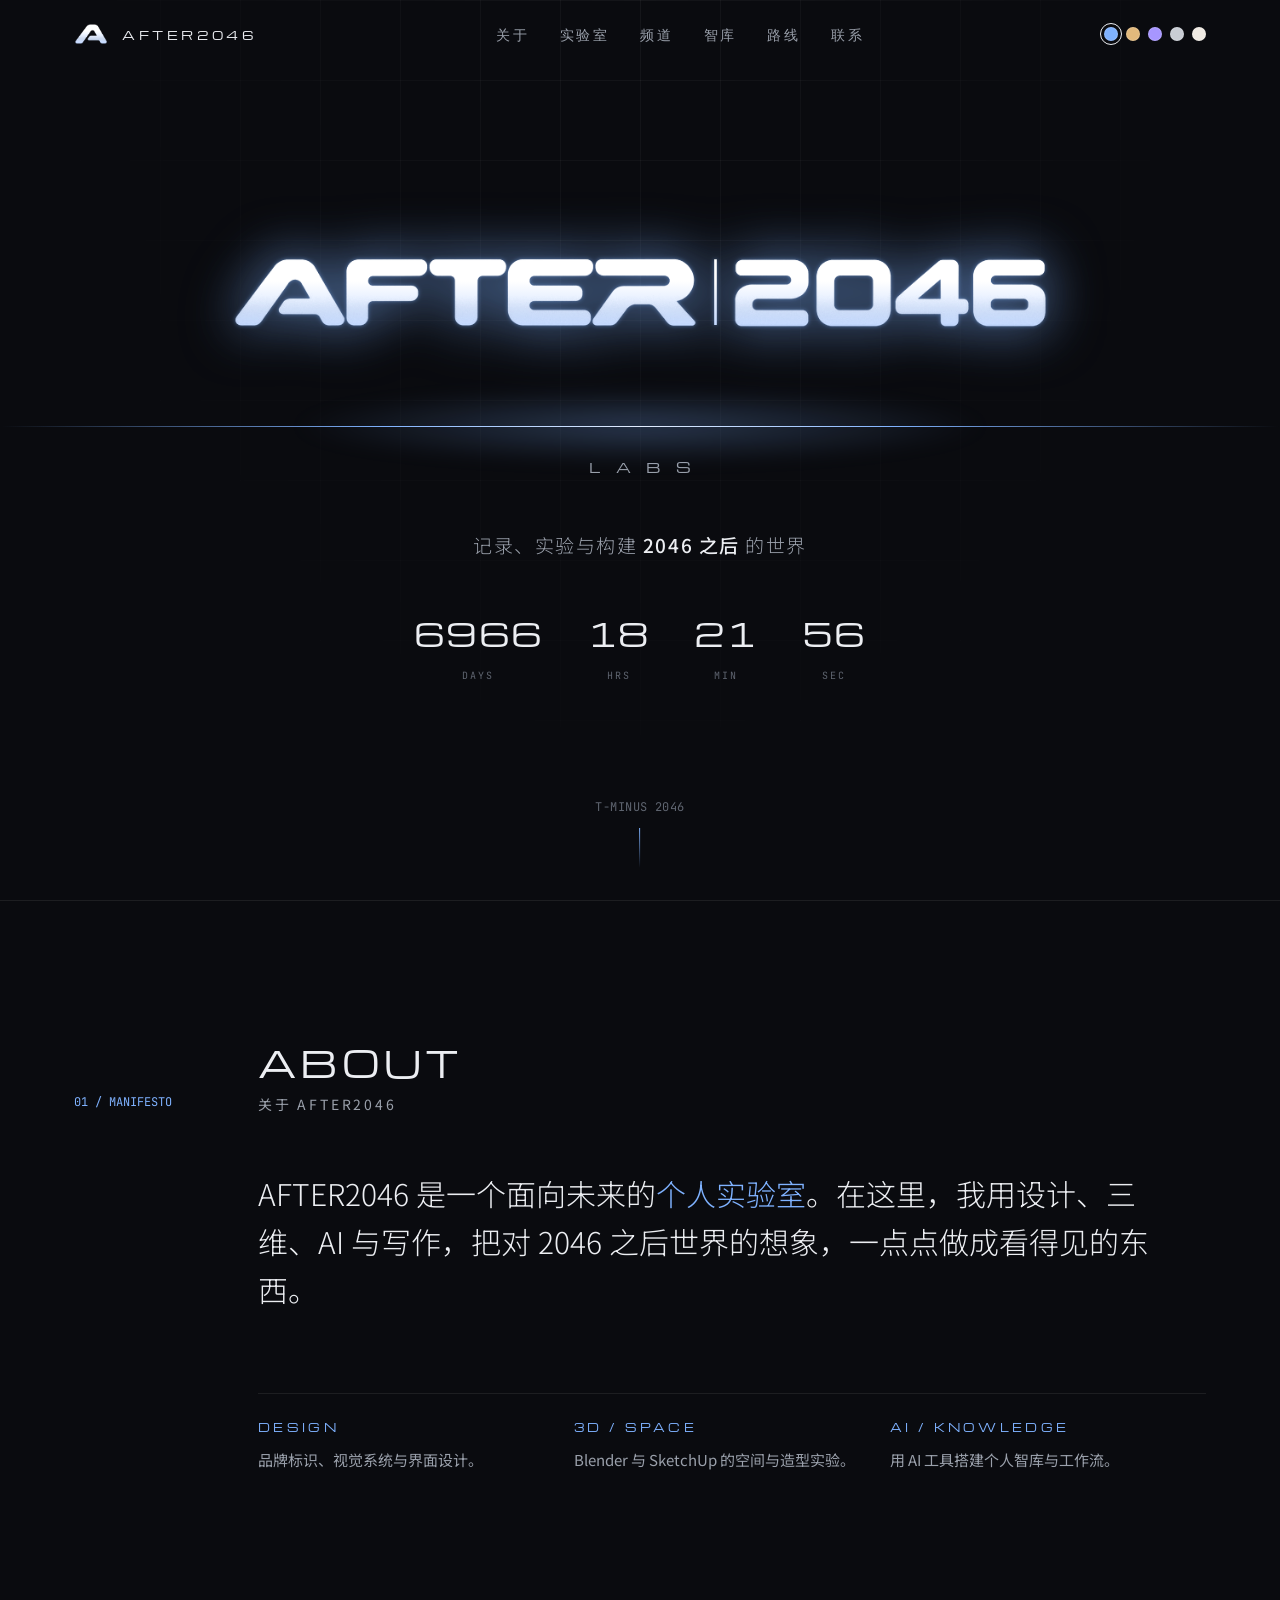
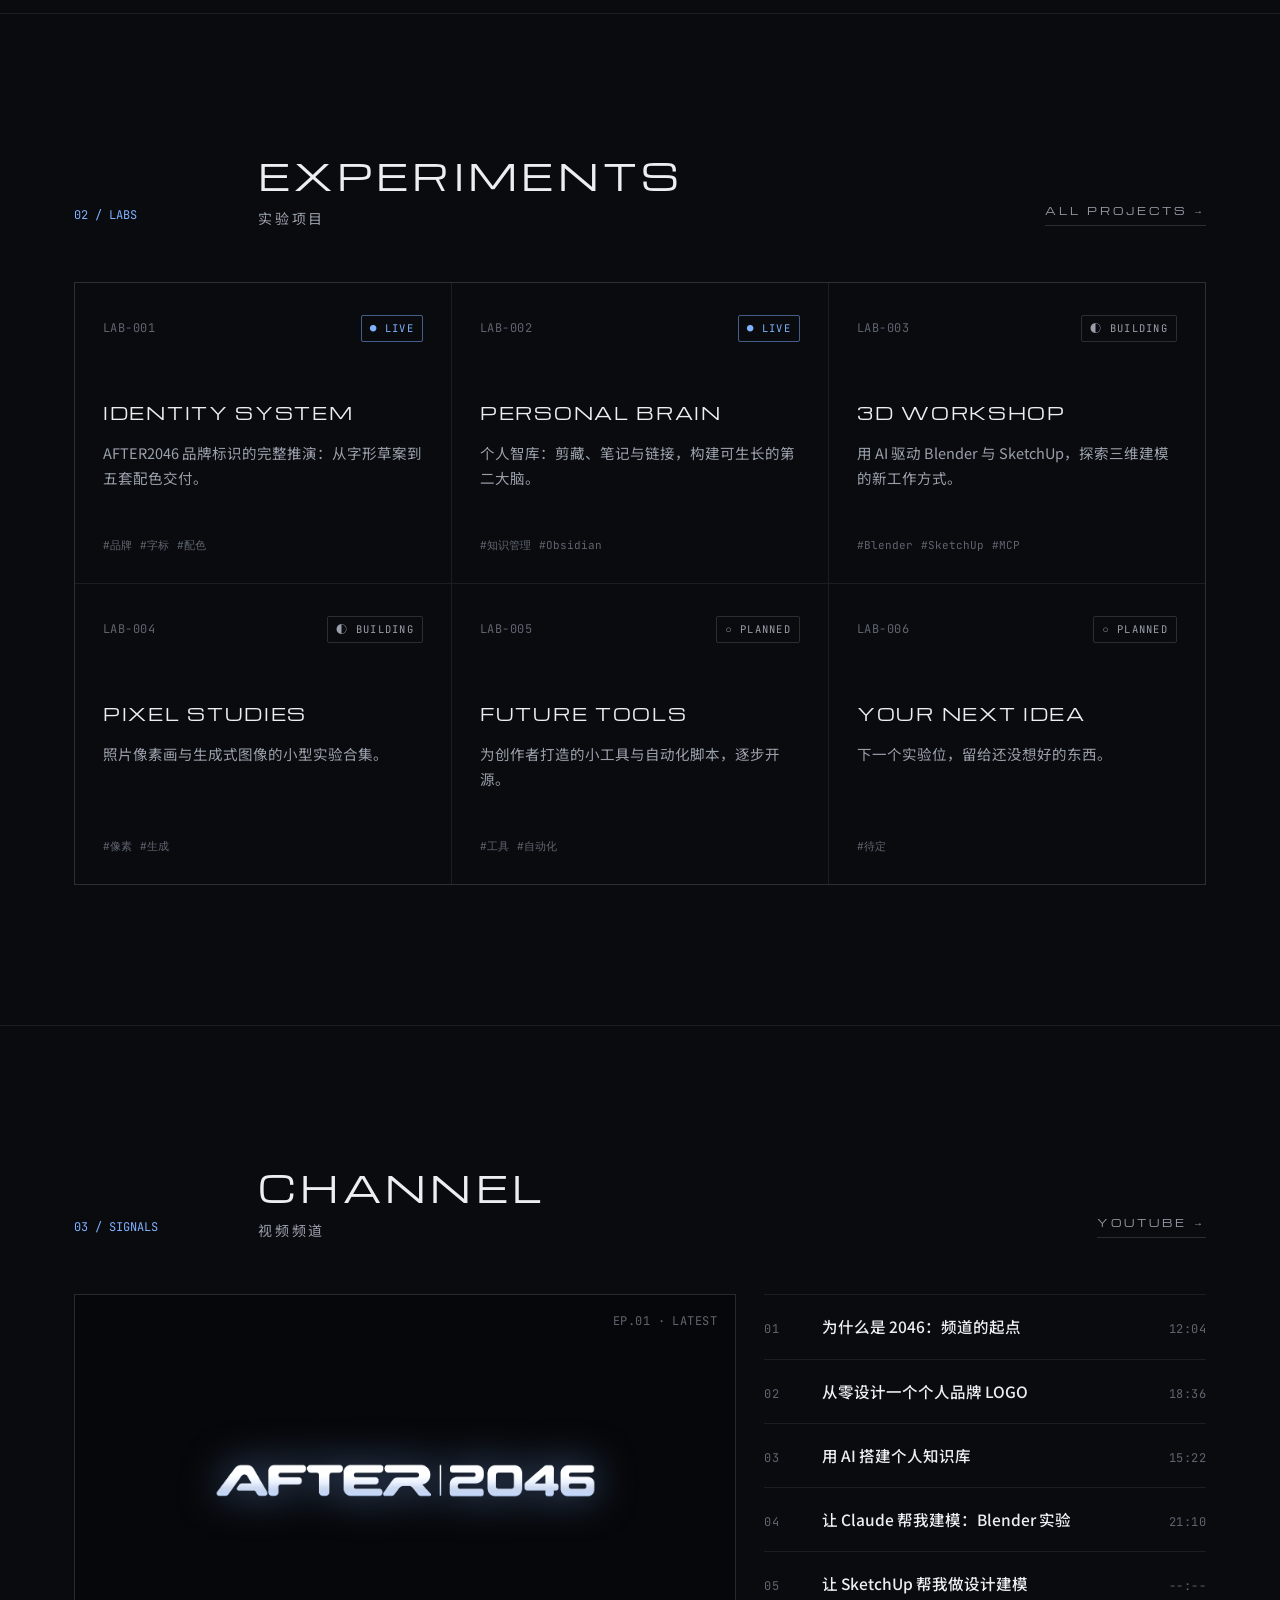
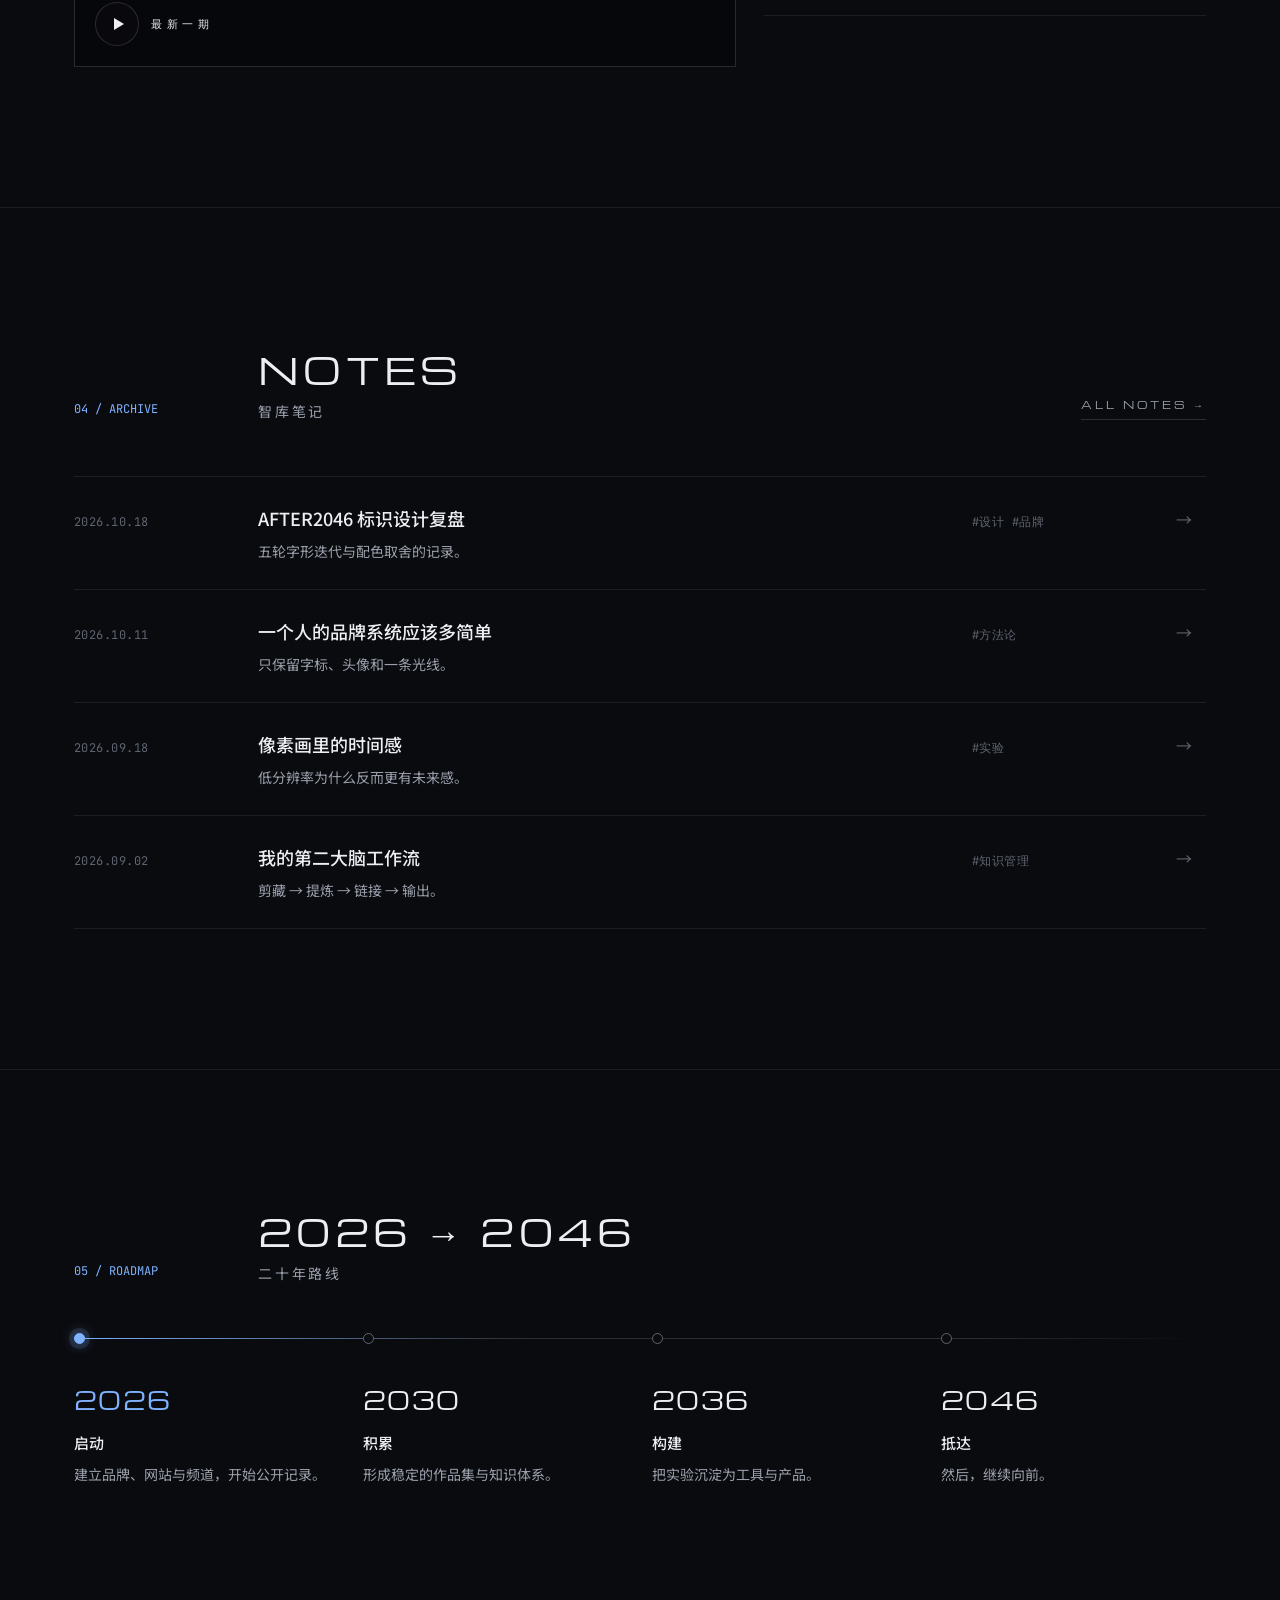
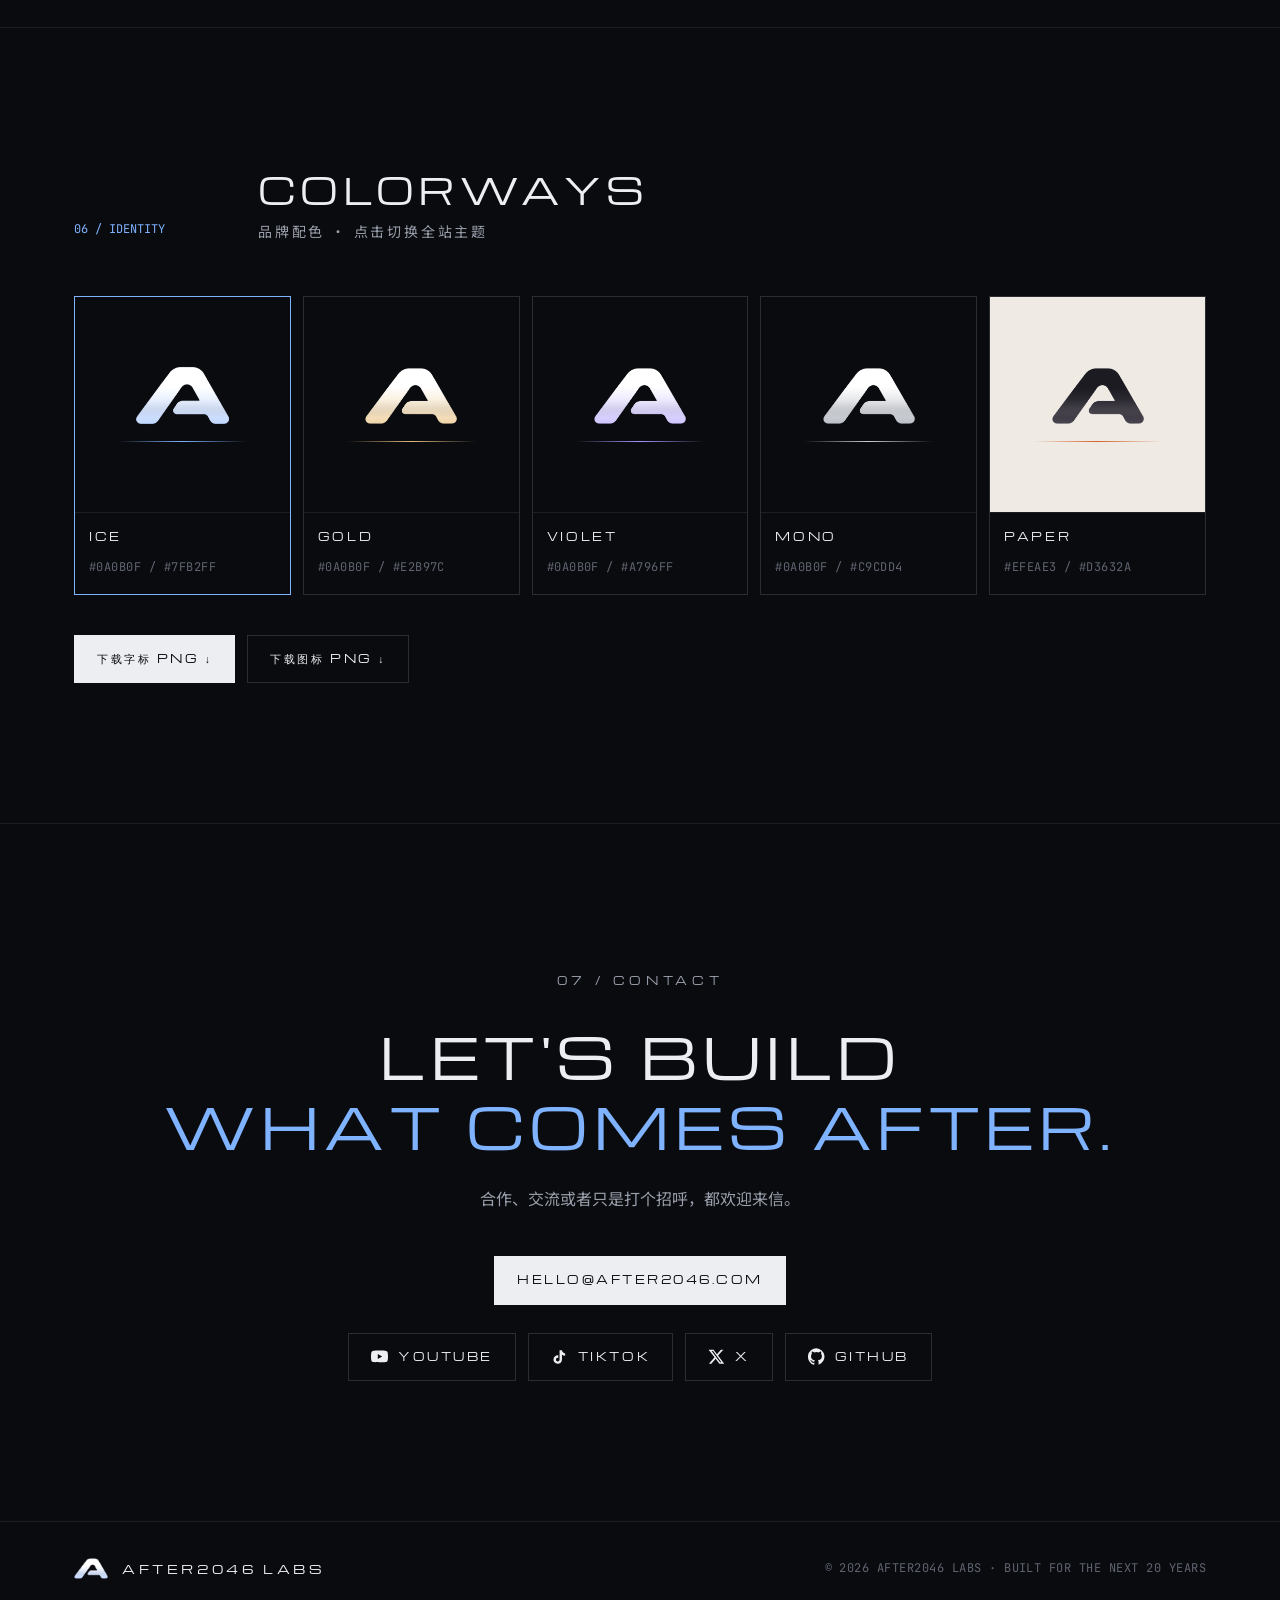
<file: index.html>
<!doctype html>
<html lang="zh-CN" data-theme="ice">
<head>
<meta charset="utf-8">
<meta name="viewport" content="width=device-width, initial-scale=1">
<title>AFTER2046 LABS</title>
<meta name="description" content="AFTER2046 LABS —— 记录、实验与构建 2046 之后的世界。">
<meta property="og:title" content="AFTER2046 LABS">
<meta property="og:description" content="记录、实验与构建 2046 之后的世界。">
<meta property="og:image" content="assets/og.jpg">
<link rel="icon" href="assets/favicon.png">
<link rel="preconnect" href="https://fonts.googleapis.com">
<link rel="preconnect" href="https://fonts.gstatic.com" crossorigin>
<link href="https://fonts.googleapis.com/css2?family=Michroma&family=JetBrains+Mono:wght@400;500&family=Noto+Sans+SC:wght@300;400;500;700&display=swap" rel="stylesheet">
<style>/* LOGO 蒙版（由 assets/wordmark.png、mark.png 内嵌） */:root{--wordmark:url([data-uri]);--mark:url([data-uri]);}</style>
<style>
/* ===== 配色系统：五套配色与 LOGO 交付包一一对应 ===== */
:root{
  --bg:#0A0B0F; --bg-2:#0F1117; --line:rgba(255,255,255,.08); --line-2:rgba(255,255,255,.14);
  --ink:#ECEEF2; --ink-2:#9AA0AB; --ink-3:#5F6570;
  --accent:#7FB2FF; --accent-soft:rgba(127,178,255,.14);
  --logo-top:#FFFFFF; --logo-bottom:#BFD6FF;
  --glow:rgba(127,178,255,.55);
  --display:"Michroma","Bahnschrift",sans-serif;
  --body:"Noto Sans SC","PingFang SC","Microsoft YaHei",system-ui,sans-serif;
  --mono:"JetBrains Mono",ui-monospace,Consolas,monospace;
  --max:1180px;
  color-scheme:dark;
}
[data-theme="gold"]  {--accent:#E2B97C;--accent-soft:rgba(226,185,124,.14);--logo-bottom:#F0D4A6;--glow:rgba(226,185,124,.55)}
[data-theme="violet"]{--accent:#A796FF;--accent-soft:rgba(167,150,255,.15);--logo-bottom:#CDC3FF;--glow:rgba(167,150,255,.55)}
[data-theme="mono"]  {--accent:#C9CDD4;--accent-soft:rgba(201,205,212,.12);--logo-bottom:#B9BDC4;--glow:rgba(220,224,230,.45)}
[data-theme="paper"] {
  --bg:#EFEAE3; --bg-2:#E7E1D8; --line:rgba(26,26,31,.10); --line-2:rgba(26,26,31,.18);
  --ink:#17171C; --ink-2:#55555E; --ink-3:#8A8A92;
  --accent:#D3632A; --accent-soft:rgba(211,99,42,.10);
  --logo-top:#1B1B21; --logo-bottom:#4A4550; --glow:rgba(211,99,42,.35);
  color-scheme:light;
}

*{box-sizing:border-box;margin:0;padding:0}
html{scroll-behavior:smooth;-webkit-text-size-adjust:100%}
body{background:var(--bg);color:var(--ink);font-family:var(--body);font-weight:400;line-height:1.75;overflow-x:hidden;transition:background .5s,color .5s}
a{color:inherit;text-decoration:none}
img{max-width:100%;display:block}
::selection{background:var(--accent);color:var(--bg)}

/* 细网格背景 */
body::before{content:"";position:fixed;inset:0;pointer-events:none;z-index:-1;
  background-image:linear-gradient(var(--line) 1px,transparent 1px),linear-gradient(90deg,var(--line) 1px,transparent 1px);
  background-size:80px 80px;mask-image:radial-gradient(ellipse at 50% 0%,#000 0%,transparent 70%);-webkit-mask-image:radial-gradient(ellipse at 50% 0%,#000 0%,transparent 70%);opacity:.6}

.wrap{max-width:var(--max);margin:0 auto;padding:0 24px}
@media (max-width:600px){.wrap{padding:0 16px}}

/* ===== LOGO（透明蒙版 + 主题着色） ===== */
.wordmark,.mark{display:block;background:linear-gradient(180deg,var(--logo-top) 35%,var(--logo-bottom) 100%);
  -webkit-mask:var(--wordmark) center/contain no-repeat;mask:var(--wordmark) center/contain no-repeat}
.wordmark{aspect-ratio:959/88;width:100%}
.mark{-webkit-mask-image:var(--mark);mask-image:var(--mark);aspect-ratio:363/224}

/* 标签字体：仿 LOGO 中 "LABS" 的宽字距 */
.label{font-family:var(--display);font-size:11px;letter-spacing:.42em;text-transform:uppercase;color:var(--ink-2)}
.mono{font-family:var(--mono);font-size:12px;letter-spacing:.04em;color:var(--ink-3)}

/* ===== 顶部导航 ===== */
.nav{position:fixed;top:0;left:0;right:0;z-index:50;transition:background .3s,border-color .3s;border-bottom:1px solid transparent}
.nav.scrolled{background:color-mix(in srgb,var(--bg) 82%,transparent);backdrop-filter:blur(14px);-webkit-backdrop-filter:blur(14px);border-color:var(--line)}
.nav .wrap{display:flex;align-items:center;justify-content:space-between;height:68px;gap:24px}
.brand{display:flex;align-items:center;gap:14px}
.brand .mark{width:34px}
.brand span{font-family:var(--display);font-size:12px;letter-spacing:.3em}
.links{display:flex;gap:30px}
.links a{font-family:var(--display);font-size:14px;letter-spacing:.2em;color:var(--ink-2);transition:color .2s;position:relative;padding:6px 0}
.links a:hover,.links a.on{color:var(--ink)}
.links a.on::after{content:"";position:absolute;left:0;right:.2em;bottom:0;height:1px;background:var(--accent);box-shadow:0 0 8px var(--glow)}
.swatches{display:flex;gap:8px;align-items:center}
.sw{width:14px;height:14px;border-radius:50%;border:1px solid var(--line-2);cursor:pointer;padding:0;transition:transform .2s}
.sw:hover{transform:scale(1.2)}
.sw[aria-pressed="true"]{outline:1px solid var(--ink);outline-offset:3px}
.sw[data-c="ice"]{background:#7FB2FF}.sw[data-c="gold"]{background:#E2B97C}.sw[data-c="violet"]{background:#A796FF}.sw[data-c="mono"]{background:#C9CDD4}.sw[data-c="paper"]{background:#EFEAE3}
.menu-btn{display:none;background:none;border:1px solid var(--line-2);color:var(--ink);font-family:var(--display);font-size:10px;letter-spacing:.25em;padding:8px 12px;border-radius:2px;cursor:pointer}
@media (max-width:860px){
  .links{display:none;position:absolute;top:68px;left:0;right:0;flex-direction:column;gap:0;background:var(--bg);border-bottom:1px solid var(--line);padding:8px 16px 16px}
  .links.open{display:flex}
  .links a{padding:14px 0;border-bottom:1px solid var(--line)}
  .menu-btn{display:block}
  .brand span{display:none}
}

/* ===== 首屏 ===== */
.hero{min-height:100svh;display:flex;flex-direction:column;justify-content:center;align-items:center;text-align:center;position:relative;padding:120px 0 80px}
.hero .wordmark-box{width:min(820px,86vw);filter:drop-shadow(0 0 28px var(--glow)) drop-shadow(0 0 2px var(--glow))}
.horizon{position:relative;width:100%;height:1px;margin:clamp(48px,9vw,96px) 0 28px}
.horizon::before{content:"";position:absolute;inset:0;background:linear-gradient(90deg,transparent,var(--accent) 30%,var(--logo-top) 50%,var(--accent) 70%,transparent)}
.horizon::after{content:"";position:absolute;left:20%;right:20%;top:-40px;height:80px;background:radial-gradient(ellipse at center,var(--glow),transparent 65%);opacity:.5;filter:blur(10px)}
.hero .labs{font-family:var(--display);font-size:14px;letter-spacing:1.1em;padding-left:1.1em;color:var(--ink-2)}
.hero .tagline{margin-top:48px;font-size:clamp(16px,2vw,19px);color:var(--ink-2);font-weight:300;letter-spacing:.08em}
.hero .tagline b{color:var(--ink);font-weight:500}
.countdown{margin-top:44px;display:flex;gap:clamp(18px,4vw,44px);justify-content:center}
.countdown div{display:flex;flex-direction:column;align-items:center;gap:6px}
.countdown strong{font-family:var(--display);font-weight:400;font-size:clamp(20px,3.4vw,32px);letter-spacing:.06em;font-variant-numeric:tabular-nums}
.countdown span{font-family:var(--mono);font-size:10px;letter-spacing:.2em;color:var(--ink-3);text-transform:uppercase}
.scroll-hint{position:absolute;bottom:32px;left:50%;transform:translateX(-50%);display:flex;flex-direction:column;align-items:center;gap:10px}
.scroll-hint i{width:1px;height:40px;background:linear-gradient(var(--accent),transparent);animation:drip 2.2s infinite}
@media (max-height:760px){.scroll-hint{display:none}}
@keyframes drip{0%{transform:scaleY(0);transform-origin:top}50%{transform:scaleY(1);transform-origin:top}51%{transform-origin:bottom}100%{transform:scaleY(0);transform-origin:bottom}}

/* ===== 通用分区 ===== */
section.block{padding:clamp(80px,12vw,140px) 0;border-top:1px solid var(--line)}
.head{display:grid;grid-template-columns:160px 1fr auto;gap:24px;align-items:end;margin-bottom:56px}
.head .idx{font-family:var(--mono);font-size:12px;color:var(--accent)}
.head h2{font-family:var(--display);font-weight:400;font-size:clamp(22px,3.4vw,36px);letter-spacing:.12em;line-height:1.2}
.head h2 small{display:block;font-family:var(--body);font-size:14px;letter-spacing:.2em;color:var(--ink-2);margin-top:12px;font-weight:400}
@media (max-width:720px){.head{grid-template-columns:1fr;gap:10px}.head .more{justify-self:start}}
.more{font-family:var(--display);font-size:10px;letter-spacing:.3em;color:var(--ink-2);border-bottom:1px solid var(--line-2);padding-bottom:6px;transition:color .2s,border-color .2s}
.more:hover{color:var(--accent);border-color:var(--accent)}

/* 01 关于 */
.about{display:grid;grid-template-columns:160px 1fr 1fr;gap:24px}
.about .lead{font-size:clamp(22px,2.8vw,30px);line-height:1.6;font-weight:300;grid-column:2/4;max-width:900px}
.about .lead em{font-style:normal;color:var(--accent)}
.facts{grid-column:2/4;display:grid;grid-template-columns:repeat(3,1fr);margin-top:56px;border-top:1px solid var(--line)}
.facts div{padding:24px 24px 0 0}
.facts h3{font-family:var(--display);font-weight:400;font-size:11px;letter-spacing:.3em;color:var(--accent);margin-bottom:10px}
.facts p{color:var(--ink-2);font-size:15px}
@media (max-width:720px){.about{grid-template-columns:1fr}.about .lead,.facts{grid-column:1}.facts{grid-template-columns:1fr}}

/* 02 实验项目 */
.grid{display:grid;grid-template-columns:repeat(3,1fr);gap:1px;background:var(--line);border:1px solid var(--line)}
@media (max-width:900px){.grid{grid-template-columns:1fr 1fr}}
@media (max-width:600px){.grid{grid-template-columns:1fr}}
.card{background:var(--bg);padding:32px 28px 28px;min-height:300px;display:flex;flex-direction:column;position:relative;transition:background .3s}
.card:hover{background:var(--bg-2)}
.card::before{content:"";position:absolute;top:-1px;left:0;height:1px;width:0;background:var(--accent);box-shadow:0 0 12px var(--glow);transition:width .5s}
.card:hover::before{width:100%}
.card .top{display:flex;justify-content:space-between;align-items:center}
.card p{flex:1}
.status{font-family:var(--mono);font-size:10.5px;letter-spacing:.12em;padding:3px 8px;border:1px solid var(--line-2);border-radius:2px;color:var(--ink-2)}
.status.live{color:var(--accent);border-color:color-mix(in srgb,var(--accent) 50%,transparent)}
.card h3{font-family:var(--display);font-weight:400;font-size:17px;letter-spacing:.1em;margin:56px 0 12px}
.card p{color:var(--ink-2);font-size:14.5px}
.tags{display:flex;flex-wrap:wrap;gap:8px;margin-top:22px}
.tags span{font-family:var(--mono);font-size:11px;color:var(--ink-3)}
.tags span::before{content:"#"}

/* 03 视频频道 */
.signal{display:grid;grid-template-columns:1.5fr 1fr;gap:28px}
@media (max-width:900px){.signal{grid-template-columns:1fr}}
.screen{position:relative;aspect-ratio:16/9;border:1px solid var(--line-2);overflow:hidden;background:#06070A;display:flex;align-items:center;justify-content:center}
.screen .wordmark-box{width:58%;filter:drop-shadow(0 0 20px var(--glow))}
[data-theme="paper"] .screen{background:#E3DDD3}
.screen .play{position:absolute;inset:auto auto 20px 20px;display:flex;align-items:center;gap:12px}
.screen .play b{width:44px;height:44px;border-radius:50%;border:1px solid var(--line-2);display:grid;place-items:center;background:color-mix(in srgb,var(--bg) 60%,transparent)}
.screen .play b::after{content:"";border-left:10px solid var(--ink);border-top:6px solid transparent;border-bottom:6px solid transparent;margin-left:3px}
.screen .corner{position:absolute;top:16px;right:18px}
.eplist{display:flex;flex-direction:column}
.ep{display:grid;grid-template-columns:44px 1fr auto;gap:14px;padding:18px 0;border-bottom:1px solid var(--line);align-items:baseline;transition:padding .25s}
.ep:first-child{border-top:1px solid var(--line)}
.ep:hover{padding-left:8px}
.ep:hover h4{color:var(--accent)}
.ep h4{font-weight:500;font-size:15.5px;transition:color .2s}

/* 04 智库笔记 */
.notes{border-top:1px solid var(--line)}
.note{display:grid;grid-template-columns:160px 1fr 180px 30px;gap:24px;padding:26px 0;border-bottom:1px solid var(--line);align-items:baseline;transition:background .25s}
.note:hover{background:linear-gradient(90deg,var(--accent-soft),transparent 70%)}
.note h3{font-weight:500;font-size:18px}
.note p{color:var(--ink-2);font-size:14px;margin-top:4px}
.note .arrow{color:var(--ink-3);transition:transform .25s,color .25s}
.note:hover .arrow{transform:translateX(6px);color:var(--accent)}
@media (max-width:720px){.note{grid-template-columns:1fr;gap:6px}.note .arrow{display:none}}

/* 05 时间线 */
.timeline{position:relative;display:grid;grid-template-columns:repeat(4,1fr);gap:24px;padding-top:40px}
.timeline::before{content:"";position:absolute;top:0;left:0;right:0;height:1px;background:linear-gradient(90deg,var(--accent),var(--line-2) 40%,var(--line-2) 80%,transparent)}
.stop{position:relative}
.stop::before{content:"";position:absolute;top:-45px;left:0;width:9px;height:9px;border-radius:50%;background:var(--bg);border:1px solid var(--ink-3)}
.stop.now::before{background:var(--accent);border-color:var(--accent);box-shadow:0 0 0 5px var(--accent-soft),0 0 14px var(--glow)}
.stop .yr{font-family:var(--display);font-size:24px;letter-spacing:.06em}
.stop.now .yr{color:var(--accent)}
.stop h4{font-weight:500;margin:10px 0 6px;font-size:15px}
.stop p{color:var(--ink-2);font-size:14px}
@media (max-width:760px){.timeline{grid-template-columns:1fr;padding:0 0 0 28px;gap:36px}
  .timeline::before{top:6px;bottom:0;left:4px;right:auto;width:1px;height:auto;background:linear-gradient(var(--accent),var(--line-2) 50%,transparent)}
  .stop::before{top:8px;left:-28px}}

/* 06 品牌 */
.identity{display:grid;grid-template-columns:repeat(5,1fr);gap:12px}
@media (max-width:900px){.identity{grid-template-columns:repeat(2,1fr)}.swatch .pv{aspect-ratio:4/3}}
.swatch{border:1px solid var(--line-2);cursor:pointer;text-align:left;background:none;color:inherit;font:inherit;padding:0;transition:border-color .25s,transform .25s}
.swatch:hover{transform:translateY(-3px)}
.swatch[aria-pressed="true"]{border-color:var(--accent)}
.swatch .pv{aspect-ratio:1;display:flex;align-items:center;justify-content:center;flex-direction:column;gap:16px}
.swatch .pv .mark{width:44%}
.swatch .pv i:not(.mark){display:block;width:60%;height:1px}
.swatch .meta{padding:14px 14px 16px;border-top:1px solid var(--line)}
.swatch .meta b{display:block;font-family:var(--display);font-weight:400;font-size:11px;letter-spacing:.24em;margin-bottom:4px}
.kit{margin-top:40px;display:flex;flex-wrap:wrap;gap:12px}
.btn{display:inline-flex;align-items:center;gap:10px;font-family:var(--display);font-size:10.5px;letter-spacing:.24em;padding:14px 22px;border:1px solid var(--line-2);transition:all .25s}
.btn:hover{border-color:var(--accent);color:var(--accent);box-shadow:0 0 24px var(--accent-soft)}
.btn .ico{width:17px;height:17px;fill:currentColor;flex:none}
.btn.primary{background:var(--ink);color:var(--bg);border-color:var(--ink)}
.btn.primary:hover{background:var(--accent);border-color:var(--accent);color:var(--bg)}

/* 07 联系 */
.contact{text-align:center;padding:clamp(100px,14vw,170px) 0}
.contact h2{font-family:var(--display);font-weight:400;font-size:clamp(26px,5vw,56px);letter-spacing:.08em;line-height:1.25}
.contact h2 span{color:var(--accent)}
.contact p{color:var(--ink-2);margin:24px auto 44px;max-width:520px}
.social{display:flex;justify-content:center;flex-wrap:wrap;gap:12px;margin-top:28px}

footer{border-top:1px solid var(--line);padding:36px 0 44px}
footer .wrap{display:flex;justify-content:space-between;align-items:center;gap:20px;flex-wrap:wrap}
footer .mark{width:28px}

/* 入场动画 */
.reveal{opacity:0;transform:translateY(24px);transition:opacity .9s ease,transform .9s ease}
.reveal.in{opacity:1;transform:none}
@media (prefers-reduced-motion:reduce){.reveal{opacity:1;transform:none;transition:none}.scroll-hint i{animation:none}html{scroll-behavior:auto}}
</style>
</head>
<body>

<!-- ============ 导航 ============ -->
<header class="nav" id="nav">
  <div class="wrap">
    <a href="#top" class="brand" aria-label="AFTER2046 首页"><i class="mark"></i><span>AFTER2046</span></a>
    <nav class="links" id="links">
      <a href="#about">关于</a>
      <a href="#labs">实验室</a>
      <a href="#signals">频道</a>
      <a href="#archive">智库</a>
      <a href="#roadmap">路线</a>
      <a href="#contact">联系</a>
    </nav>
    <div class="swatches" role="group" aria-label="切换配色">
      <button class="sw" data-c="ice" title="ICE 冰蓝"></button>
      <button class="sw" data-c="gold" title="GOLD 香槟金"></button>
      <button class="sw" data-c="violet" title="VIOLET 星紫"></button>
      <button class="sw" data-c="mono" title="MONO 单色"></button>
      <button class="sw" data-c="paper" title="PAPER 纸白"></button>
      <button class="menu-btn" id="menuBtn" aria-expanded="false" aria-controls="links">MENU</button>
    </div>
  </div>
</header>

<main id="top">
<!-- ============ 首屏 ============ -->
<section class="hero">
  <div class="wordmark-box"><i class="wordmark" role="img" aria-label="AFTER2046"></i></div>
  <div class="horizon"></div>
  <div class="labs">LABS</div>
  <p class="tagline">记录、实验与构建 <b>2046 之后</b> 的世界</p>
  <div class="countdown" aria-label="距离 2046 年的倒计时">
    <div><strong id="cd-d">0000</strong><span>Days</span></div>
    <div><strong id="cd-h">00</strong><span>Hrs</span></div>
    <div><strong id="cd-m">00</strong><span>Min</span></div>
    <div><strong id="cd-s">00</strong><span>Sec</span></div>
  </div>
  <div class="scroll-hint"><span class="mono">T-MINUS 2046</span><i></i></div>
</section>

<!-- ============ 01 关于 ============ -->
<section class="block" id="about">
  <div class="wrap">
    <div class="head reveal"><span class="idx">01 / MANIFESTO</span><h2>ABOUT<small>关于 AFTER2046</small></h2></div>
    <div class="about reveal">
      <div></div>
      <p class="lead">AFTER2046 是一个面向未来的<em>个人实验室</em>。在这里，我用设计、三维、AI 与写作，把对 2046 之后世界的想象，一点点做成看得见的东西。</p>
      <div class="facts">
        <div><h3>DESIGN</h3><p>品牌标识、视觉系统与界面设计。</p></div>
        <div><h3>3D / SPACE</h3><p>Blender 与 SketchUp 的空间与造型实验。</p></div>
        <div><h3>AI / KNOWLEDGE</h3><p>用 AI 工具搭建个人智库与工作流。</p></div>
      </div>
    </div>
  </div>
</section>

<!-- ============ 02 实验室 ============ -->
<section class="block" id="labs">
  <div class="wrap">
    <div class="head reveal"><span class="idx">02 / LABS</span><h2>EXPERIMENTS<small>实验项目</small></h2><a class="more" href="#">ALL PROJECTS →</a></div>
    <div class="grid reveal">
      <article class="card"><div class="top"><span class="mono">LAB-001</span><span class="status live">● LIVE</span></div>
        <h3>IDENTITY SYSTEM</h3><p>AFTER2046 品牌标识的完整推演：从字形草案到五套配色交付。</p>
        <div class="tags"><span>品牌</span><span>字标</span><span>配色</span></div></article>
      <article class="card"><div class="top"><span class="mono">LAB-002</span><span class="status live">● LIVE</span></div>
        <h3>PERSONAL BRAIN</h3><p>个人智库：剪藏、笔记与链接，构建可生长的第二大脑。</p>
        <div class="tags"><span>知识管理</span><span>Obsidian</span></div></article>
      <article class="card"><div class="top"><span class="mono">LAB-003</span><span class="status">◐ BUILDING</span></div>
        <h3>3D WORKSHOP</h3><p>用 AI 驱动 Blender 与 SketchUp，探索三维建模的新工作方式。</p>
        <div class="tags"><span>Blender</span><span>SketchUp</span><span>MCP</span></div></article>
      <article class="card"><div class="top"><span class="mono">LAB-004</span><span class="status">◐ BUILDING</span></div>
        <h3>PIXEL STUDIES</h3><p>照片像素画与生成式图像的小型实验合集。</p>
        <div class="tags"><span>像素</span><span>生成</span></div></article>
      <article class="card"><div class="top"><span class="mono">LAB-005</span><span class="status">○ PLANNED</span></div>
        <h3>FUTURE TOOLS</h3><p>为创作者打造的小工具与自动化脚本，逐步开源。</p>
        <div class="tags"><span>工具</span><span>自动化</span></div></article>
      <article class="card"><div class="top"><span class="mono">LAB-006</span><span class="status">○ PLANNED</span></div>
        <h3>YOUR NEXT IDEA</h3><p>下一个实验位，留给还没想好的东西。</p>
        <div class="tags"><span>待定</span></div></article>
    </div>
  </div>
</section>

<!-- ============ 03 频道 ============ -->
<section class="block" id="signals">
  <div class="wrap">
    <div class="head reveal"><span class="idx">03 / SIGNALS</span><h2>CHANNEL<small>视频频道</small></h2><a class="more" href="https://www.youtube.com/@After2046Labs" target="_blank" rel="noopener">YOUTUBE →</a></div>
    <div class="signal reveal">
      <a class="screen" href="#" aria-label="播放最新视频">
        <div class="wordmark-box"><i class="wordmark"></i></div>
        <span class="corner mono">EP.01 · LATEST</span>
        <span class="play"><b></b><span class="label" style="color:var(--ink)">最新一期</span></span>
      </a>
      <div class="eplist">
        <a class="ep" href="#"><span class="mono">01</span><h4>为什么是 2046：频道的起点</h4><span class="mono">12:04</span></a>
        <a class="ep" href="#"><span class="mono">02</span><h4>从零设计一个个人品牌 LOGO</h4><span class="mono">18:36</span></a>
        <a class="ep" href="#"><span class="mono">03</span><h4>用 AI 搭建个人知识库</h4><span class="mono">15:22</span></a>
        <a class="ep" href="#"><span class="mono">04</span><h4>让 Claude 帮我建模：Blender 实验</h4><span class="mono">21:10</span></a>
        <a class="ep" href="#"><span class="mono">05</span><h4>让 SketchUp 帮我做设计建模</h4><span class="mono">--:--</span></a>
      </div>
    </div>
  </div>
</section>

<!-- ============ 04 智库 ============ -->
<section class="block" id="archive">
  <div class="wrap">
    <div class="head reveal"><span class="idx">04 / ARCHIVE</span><h2>NOTES<small>智库笔记</small></h2><a class="more" href="#">ALL NOTES →</a></div>
    <div class="notes reveal">
      <a class="note" href="#"><span class="mono">2026.10.18</span><div><h3>AFTER2046 标识设计复盘</h3><p>五轮字形迭代与配色取舍的记录。</p></div><span class="mono">#设计 #品牌</span><span class="arrow">→</span></a>
      <a class="note" href="#"><span class="mono">2026.10.11</span><div><h3>一个人的品牌系统应该多简单</h3><p>只保留字标、头像和一条光线。</p></div><span class="mono">#方法论</span><span class="arrow">→</span></a>
      <a class="note" href="#"><span class="mono">2026.09.18</span><div><h3>像素画里的时间感</h3><p>低分辨率为什么反而更有未来感。</p></div><span class="mono">#实验</span><span class="arrow">→</span></a>
      <a class="note" href="#"><span class="mono">2026.09.02</span><div><h3>我的第二大脑工作流</h3><p>剪藏 → 提炼 → 链接 → 输出。</p></div><span class="mono">#知识管理</span><span class="arrow">→</span></a>
    </div>
  </div>
</section>

<!-- ============ 05 路线 ============ -->
<section class="block" id="roadmap">
  <div class="wrap">
    <div class="head reveal"><span class="idx">05 / ROADMAP</span><h2>2026 → 2046<small>二十年路线</small></h2></div>
    <div class="timeline reveal">
      <div class="stop now"><div class="yr">2026</div><h4>启动</h4><p>建立品牌、网站与频道，开始公开记录。</p></div>
      <div class="stop"><div class="yr">2030</div><h4>积累</h4><p>形成稳定的作品集与知识体系。</p></div>
      <div class="stop"><div class="yr">2036</div><h4>构建</h4><p>把实验沉淀为工具与产品。</p></div>
      <div class="stop"><div class="yr">2046</div><h4>抵达</h4><p>然后，继续向前。</p></div>
    </div>
  </div>
</section>

<!-- ============ 06 品牌 ============ -->
<section class="block" id="identity">
  <div class="wrap">
    <div class="head reveal"><span class="idx">06 / IDENTITY</span><h2>COLORWAYS<small>品牌配色 · 点击切换全站主题</small></h2></div>
    <div class="identity reveal">
      <button class="swatch" data-c="ice"><div class="pv" style="background:#0A0B0F"><i class="mark" style="--logo-top:#fff;--logo-bottom:#BFD6FF"></i><i style="background:linear-gradient(90deg,transparent,#7FB2FF,transparent)"></i></div><div class="meta"><b>ICE</b><span class="mono">#0A0B0F / #7FB2FF</span></div></button>
      <button class="swatch" data-c="gold"><div class="pv" style="background:#0A0B0F"><i class="mark" style="--logo-top:#fff;--logo-bottom:#F0D4A6"></i><i style="background:linear-gradient(90deg,transparent,#E2B97C,transparent)"></i></div><div class="meta"><b>GOLD</b><span class="mono">#0A0B0F / #E2B97C</span></div></button>
      <button class="swatch" data-c="violet"><div class="pv" style="background:#0A0B0F"><i class="mark" style="--logo-top:#fff;--logo-bottom:#CDC3FF"></i><i style="background:linear-gradient(90deg,transparent,#A796FF,transparent)"></i></div><div class="meta"><b>VIOLET</b><span class="mono">#0A0B0F / #A796FF</span></div></button>
      <button class="swatch" data-c="mono"><div class="pv" style="background:#0A0B0F"><i class="mark" style="--logo-top:#fff;--logo-bottom:#B9BDC4"></i><i style="background:linear-gradient(90deg,transparent,#C9CDD4,transparent)"></i></div><div class="meta"><b>MONO</b><span class="mono">#0A0B0F / #C9CDD4</span></div></button>
      <button class="swatch" data-c="paper"><div class="pv" style="background:#EFEAE3"><i class="mark" style="--logo-top:#1B1B21;--logo-bottom:#4A4550"></i><i style="background:linear-gradient(90deg,transparent,#D3632A,transparent)"></i></div><div class="meta"><b>PAPER</b><span class="mono">#EFEAE3 / #D3632A</span></div></button>
    </div>
    <div class="kit reveal">
      <a class="btn primary" href="assets/wordmark.png" download>下载字标 PNG ↓</a>
      <a class="btn" href="assets/mark.png" download>下载图标 PNG ↓</a>
    </div>
  </div>
</section>

<!-- ============ 07 联系 ============ -->
<section class="block contact" id="contact">
  <div class="wrap reveal">
    <span class="label">07 / CONTACT</span>
    <h2 style="margin-top:28px">LET'S BUILD<br><span>WHAT COMES AFTER.</span></h2>
    <p>合作、交流或者只是打个招呼，都欢迎来信。</p>
    <a class="btn primary" href="mailto:hello@after2046.com">HELLO@AFTER2046.COM</a>
    <div class="social">
      <a class="btn" href="https://www.youtube.com/@After2046Labs" target="_blank" rel="noopener" aria-label="YouTube 频道">
        <svg class="ico" viewBox="0 0 24 24" aria-hidden="true"><path d="M23.5 6.2a3 3 0 0 0-2.1-2.1C19.5 3.6 12 3.6 12 3.6s-7.5 0-9.4.5A3 3 0 0 0 .5 6.2 31 31 0 0 0 0 12a31 31 0 0 0 .5 5.8 3 3 0 0 0 2.1 2.1c1.9.5 9.4.5 9.4.5s7.5 0 9.4-.5a3 3 0 0 0 2.1-2.1A31 31 0 0 0 24 12a31 31 0 0 0-.5-5.8zM9.6 15.6V8.4l6.2 3.6-6.2 3.6z"/></svg>YOUTUBE</a>
      <a class="btn" href="#" aria-label="TikTok">
        <svg class="ico" viewBox="0 0 24 24" aria-hidden="true"><path d="M16.6 5.8A4.3 4.3 0 0 1 15.5 3h-3.4v13.4a2.6 2.6 0 1 1-2.6-2.6c.3 0 .5 0 .8.1V10.4a6 6 0 1 0 5.2 6V9.6a7.6 7.6 0 0 0 4.5 1.4V7.6a4.3 4.3 0 0 1-3.4-1.8z"/></svg>TIKTOK</a>
      <a class="btn" href="#" aria-label="X">
        <svg class="ico" viewBox="0 0 24 24" aria-hidden="true"><path d="M18.2 2.3h3.4l-7.4 8.4 8.7 11.5h-6.8l-5.3-7-6.1 7H1.3l7.9-9L.8 2.3h7l4.8 6.4 5.6-6.4zm-1.2 17.9h1.9L7.1 4.2H5.1L17 20.2z"/></svg>X</a>
      <a class="btn" href="#" aria-label="GitHub">
        <svg class="ico" viewBox="0 0 24 24" aria-hidden="true"><path d="M12 .3a12 12 0 0 0-3.8 23.4c.6.1.8-.3.8-.6v-2.2c-3.3.7-4-1.6-4-1.6-.6-1.4-1.4-1.8-1.4-1.8-1.1-.7.1-.7.1-.7 1.2.1 1.8 1.2 1.8 1.2 1.1 1.8 2.8 1.3 3.5 1 .1-.8.4-1.3.8-1.6-2.7-.3-5.5-1.3-5.5-6 0-1.3.5-2.4 1.2-3.2-.1-.3-.5-1.5.1-3.2 0 0 1-.3 3.3 1.2a11.5 11.5 0 0 1 6 0C17.3 4.7 18.3 5 18.3 5c.7 1.7.3 2.9.1 3.2.8.8 1.2 1.9 1.2 3.2 0 4.6-2.8 5.6-5.5 5.9.4.4.8 1.1.8 2.2v3.3c0 .3.2.7.8.6A12 12 0 0 0 12 .3z"/></svg>GITHUB</a>
    </div>
  </div>
</section>
</main>

<footer>
  <div class="wrap">
    <a href="#top" class="brand"><i class="mark"></i><span class="label" style="color:var(--ink)">AFTER2046 LABS</span></a>
    <span class="mono">© 2026 AFTER2046 LABS · BUILT FOR THE NEXT 20 YEARS</span>
  </div>
</footer>

<script>
(function(){
  var root=document.documentElement;
  // —— 配色切换（记住访客选择） ——
  function setTheme(c){
    root.setAttribute('data-theme',c);
    document.querySelectorAll('[data-c]').forEach(function(b){b.setAttribute('aria-pressed',b.dataset.c===c)});
    try{localStorage.setItem('a2046-theme',c)}catch(e){}
  }
  var saved=null;try{saved=localStorage.getItem('a2046-theme')}catch(e){}
  setTheme(saved||'ice');
  document.querySelectorAll('[data-c]').forEach(function(b){b.addEventListener('click',function(){setTheme(b.dataset.c)})});

  // —— 移动端菜单 ——
  var links=document.getElementById('links'),mb=document.getElementById('menuBtn');
  mb.addEventListener('click',function(){var o=links.classList.toggle('open');mb.setAttribute('aria-expanded',o);mb.textContent=o?'CLOSE':'MENU'});
  links.querySelectorAll('a').forEach(function(a){a.addEventListener('click',function(){links.classList.remove('open');mb.setAttribute('aria-expanded',false);mb.textContent='MENU'})});

  // —— 导航滚动态 + 当前分区高亮 ——
  var nav=document.getElementById('nav');
  var secs=[].slice.call(document.querySelectorAll('main section[id]'));
  function onScroll(){
    nav.classList.toggle('scrolled',scrollY>40);
    var cur='';secs.forEach(function(s){if(s.getBoundingClientRect().top<innerHeight*.4)cur=s.id});
    links.querySelectorAll('a').forEach(function(a){a.classList.toggle('on',a.getAttribute('href')==='#'+cur)});
  }
  addEventListener('scroll',onScroll,{passive:true});onScroll();

  // —— 2046 倒计时 ——
  var target=new Date(2046,0,1).getTime();
  function pad(n,l){n=String(n);while(n.length<l)n='0'+n;return n}
  function tick(){
    var d=Math.max(0,target-Date.now());
    document.getElementById('cd-d').textContent=pad(Math.floor(d/864e5),4);
    document.getElementById('cd-h').textContent=pad(Math.floor(d/36e5)%24,2);
    document.getElementById('cd-m').textContent=pad(Math.floor(d/6e4)%60,2);
    document.getElementById('cd-s').textContent=pad(Math.floor(d/1e3)%60,2);
  }
  tick();setInterval(tick,1000);

  // —— 入场动画 ——
  if('IntersectionObserver' in window){
    var io=new IntersectionObserver(function(es){es.forEach(function(e){if(e.isIntersecting){e.target.classList.add('in');io.unobserve(e.target)}})},{threshold:.12});
    document.querySelectorAll('.reveal').forEach(function(el){io.observe(el)});
  }else{document.querySelectorAll('.reveal').forEach(function(el){el.classList.add('in')})}
})();
</script>
</body>
</html>
</file>
